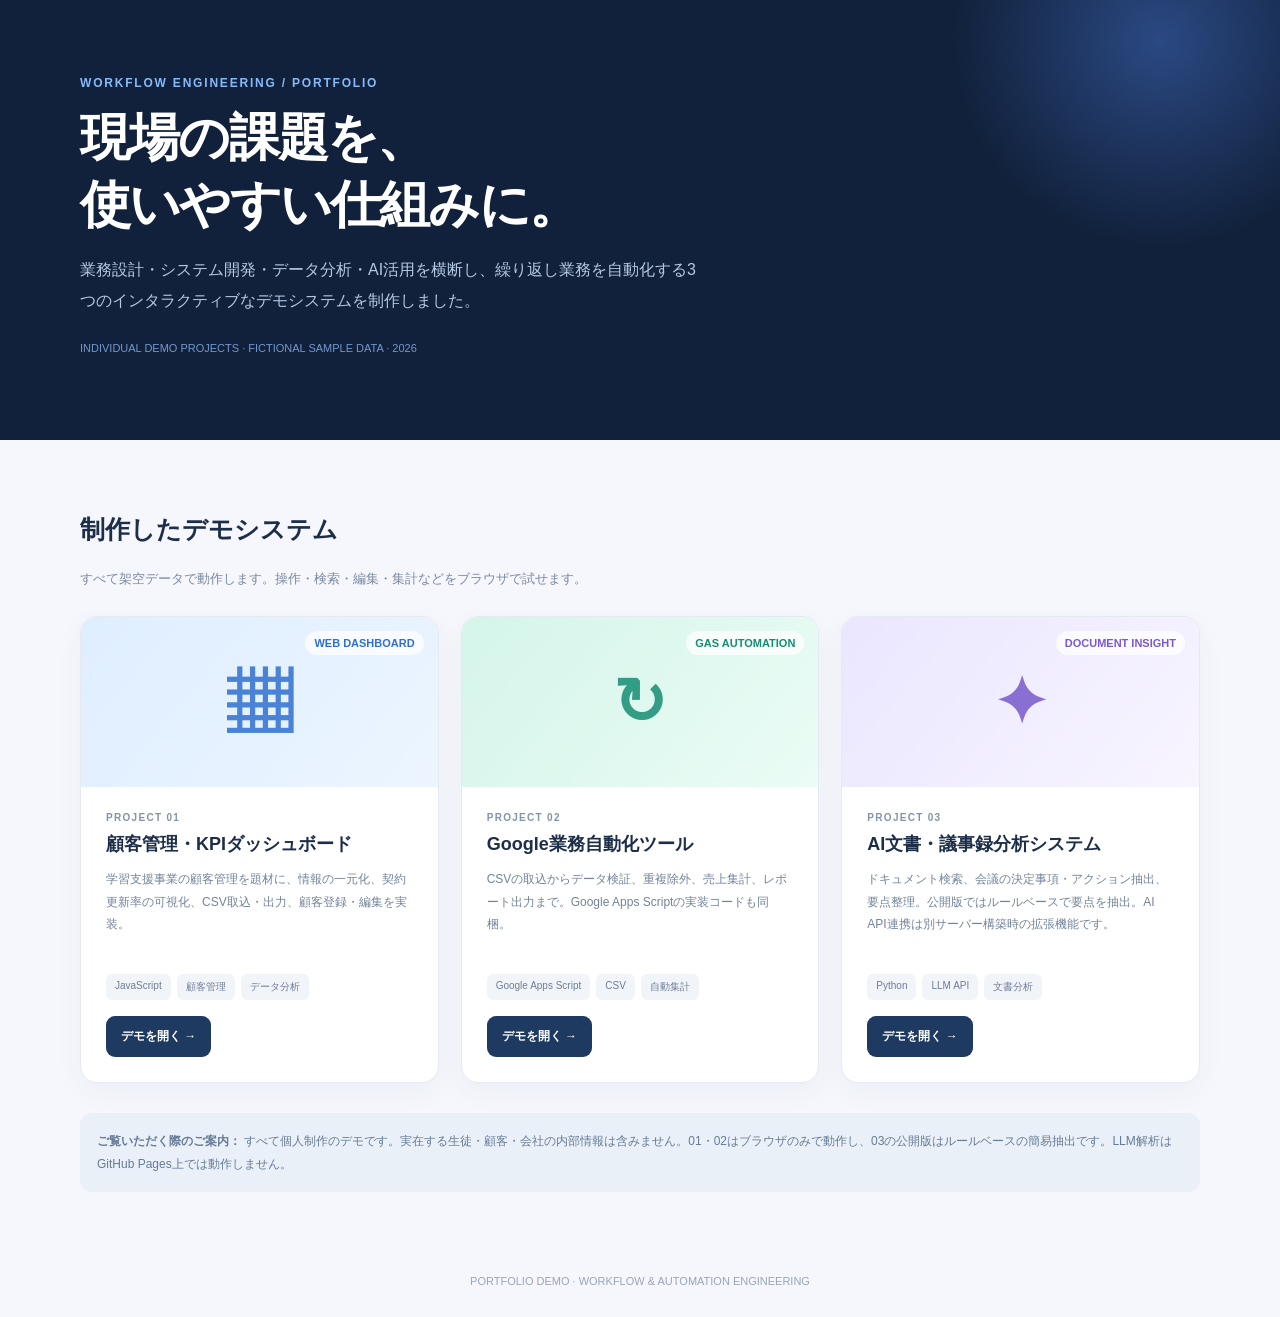
<file: index.html>
<!doctype html><html lang="ja"><head><meta charset="utf-8"><meta name="viewport" content="width=device-width,initial-scale=1"><title>業務改善ポートフォリオ | デモシステム3選</title><style>
*{box-sizing:border-box}body{margin:0;font-family:-apple-system,BlinkMacSystemFont,'Yu Gothic',Meiryo,sans-serif;background:#f5f7fc;color:#1d2e49}a{text-decoration:none;color:inherit}.hero{background:#11213b;color:white;padding:76px max(6vw,25px) 86px;position:relative;overflow:hidden}.hero:before{content:'';width:420px;height:420px;position:absolute;right:-90px;top:-170px;background:radial-gradient(circle,#375ca6aa,transparent 70%)}.wrap{max-width:1120px;margin:auto;position:relative}.tag{font-size:12px;color:#85bafa;font-weight:800;letter-spacing:.15em}.hero h1{font-size:clamp(31px,4vw,53px);line-height:1.3;letter-spacing:-1.8px;margin:15px 0}.hero p{max-width:620px;color:#b5c9e4;line-height:1.95}.mini{font-size:11px;color:#7597cc;margin-top:25px}.section{padding:53px max(6vw,25px)}.section h2{font-size:25px}.lead{color:#7b89a0;line-height:1.8;font-size:13px;margin-top:10px;margin-bottom:26px}.cards{display:grid;grid-template-columns:repeat(3,1fr);gap:22px}.card{border:1px solid #e5eaf2;border-radius:17px;background:white;overflow:hidden;box-shadow:0 9px 28px #233c610c;transition:.15s}.card:hover{transform:translateY(-3px);box-shadow:0 14px 32px #233c6124}.cover{height:170px;display:grid;place-items:center;position:relative;overflow:hidden}.cover b{font-size:64px;opacity:.85}.cover span{position:absolute;right:14px;top:14px;border-radius:20px;padding:6px 9px;background:#ffffffbb;font-size:11px;font-weight:800}.blue{background:linear-gradient(130deg,#dfeeff,#ecf5ff);color:#2e6fd0}.green{background:linear-gradient(130deg,#d5f5ea,#eafcf5);color:#168d73}.purple{background:linear-gradient(130deg,#eae6ff,#f8f5ff);color:#795acb}.body{padding:25px}.num{font-size:10px;letter-spacing:.13em;color:#8293ad;font-weight:900}.body h3{font-size:18px;margin:9px 0}.body p{font-size:12px;color:#73839a;line-height:1.85;min-height:86px}.btn{display:inline-flex;background:#1e3a60;color:white;border-radius:9px;padding:12px 15px;margin-top:16px;font-size:12px;font-weight:800}.labels{display:flex;gap:6px;flex-wrap:wrap;margin-top:20px}.labels span{font-size:10px;background:#f1f4f9;padding:6px 9px;color:#6d7e96;border-radius:6px}.note{margin-top:30px;background:#eaf0f8;padding:17px;border-radius:12px;font-size:12px;color:#677b95;line-height:1.85}footer{text-align:center;padding:30px;color:#97a5b9;font-size:11px}@media(max-width:800px){.cards{grid-template-columns:1fr}.body p{min-height:auto}.hero{padding-top:44px;padding-bottom:52px}}
</style></head><body><section class="hero"><div class="wrap"><div class="tag">WORKFLOW ENGINEERING / PORTFOLIO</div><h1>現場の課題を、<br>使いやすい仕組みに。</h1><p>業務設計・システム開発・データ分析・AI活用を横断し、繰り返し業務を自動化する3つのインタラクティブなデモシステムを制作しました。</p><div class="mini">INDIVIDUAL DEMO PROJECTS · FICTIONAL SAMPLE DATA · 2026</div></div></section><section class="section"><div class="wrap"><h2>制作したデモシステム</h2><p class="lead">すべて架空データで動作します。操作・検索・編集・集計などをブラウザで試せます。</p><div class="cards"><a class="card" href="01-crm/index.html"><div class="cover blue"><b>▦</b><span>WEB DASHBOARD</span></div><div class="body"><div class="num">PROJECT 01</div><h3>顧客管理・KPIダッシュボード</h3><p>学習支援事業の顧客管理を題材に、情報の一元化、契約更新率の可視化、CSV取込・出力、顧客登録・編集を実装。</p><div class="labels"><span>JavaScript</span><span>顧客管理</span><span>データ分析</span></div><div class="btn">デモを開く →</div></div></a><a class="card" href="02-gas/index.html"><div class="cover green"><b>↻</b><span>GAS AUTOMATION</span></div><div class="body"><div class="num">PROJECT 02</div><h3>Google業務自動化ツール</h3><p>CSVの取込からデータ検証、重複除外、売上集計、レポート出力まで。Google Apps Scriptの実装コードも同梱。</p><div class="labels"><span>Google Apps Script</span><span>CSV</span><span>自動集計</span></div><div class="btn">デモを開く →</div></div></a><a class="card" href="03-doc-ai/index.html"><div class="cover purple"><b>✦</b><span>DOCUMENT INSIGHT</span></div><div class="body"><div class="num">PROJECT 03</div><h3>AI文書・議事録分析システム</h3><p>ドキュメント検索、会議の決定事項・アクション抽出、要点整理。公開版ではルールベースで要点を抽出。AI API連携は別サーバー構築時の拡張機能です。</p><div class="labels"><span>Python</span><span>LLM API</span><span>文書分析</span></div><div class="btn">デモを開く →</div></div></a></div><div class="note"><b>ご覧いただく際のご案内：</b> すべて個人制作のデモです。実在する生徒・顧客・会社の内部情報は含みません。01・02はブラウザのみで動作し、03の公開版はルールベースの簡易抽出です。LLM解析はGitHub Pages上では動作しません。</div></div></section><footer>PORTFOLIO DEMO · WORKFLOW & AUTOMATION ENGINEERING</footer></body></html>
</file>
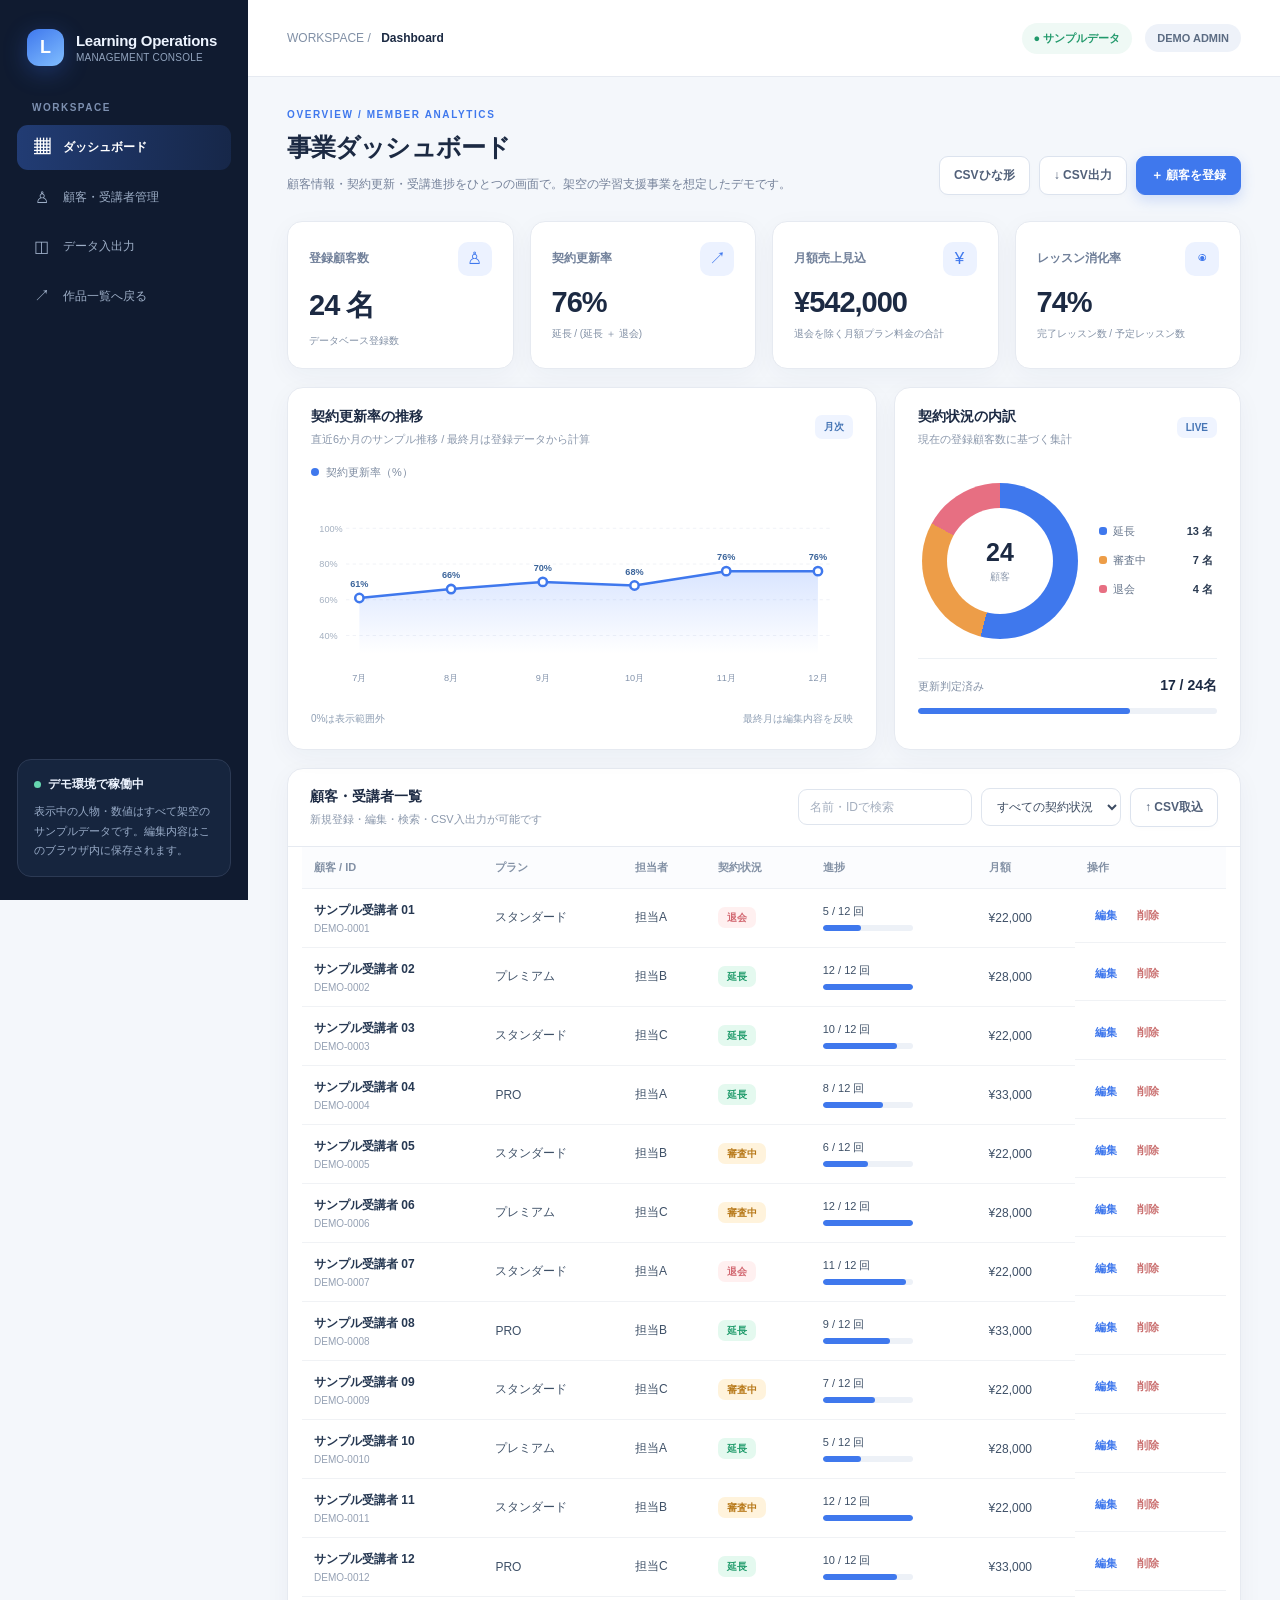
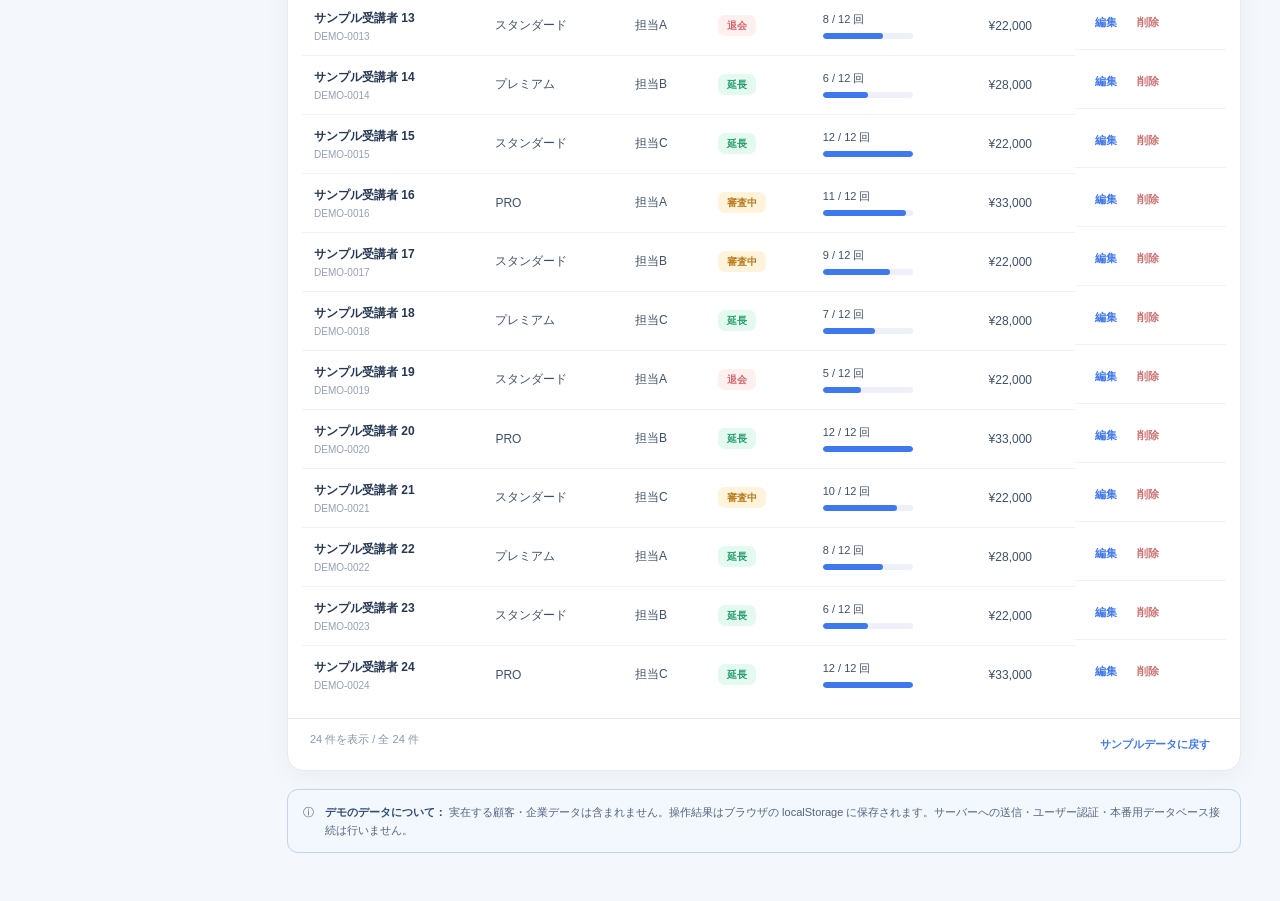
<file: 01-crm/index.html>
<!doctype html><html lang="ja"><head><meta charset="utf-8"><meta name="viewport" content="width=device-width,initial-scale=1"><title>顧客管理・KPI | Learning Operations</title><link rel="stylesheet" href="../assets/styles.css"><style>:root{--accent:#3f78ed;--accent-soft:#ecf2ff}</style></head><body><div class="app-shell">
<aside class="sidebar"><div class="brand"><div class="logo">L</div><div><div class="brand-title">Learning Operations</div><div class="brand-sub">MANAGEMENT CONSOLE</div></div></div><div class="side-label">WORKSPACE</div><nav class="side-nav"><a class="navlink active" href="#dashboard"><span class="navicon">▦</span>ダッシュボード</a><a class="navlink" href="#members"><span class="navicon">♙</span>顧客・受講者管理</a><a class="navlink" href="#members"><span class="navicon">◫</span>データ入出力</a><a class="navlink" href="../index.html"><span class="navicon">↗</span>作品一覧へ戻る</a></nav><div class="sidebar-note"><strong><span class="demo-dot"></span>デモ環境で稼働中</strong><p>表示中の人物・数値はすべて架空のサンプルデータです。編集内容はこのブラウザ内に保存されます。</p></div></aside>
<div class="main"><header class="topbar"><div class="crumbs">WORKSPACE / <b>Dashboard</b></div><div class="top-actions"><span class="status-pill">● サンプルデータ</span><span class="avatar-label">DEMO ADMIN</span></div></header><main class="main-inner" id="dashboard"><div class="heading-row"><div><div class="eyebrow">OVERVIEW / MEMBER ANALYTICS</div><h1 class="page-title">事業ダッシュボード</h1><p class="page-desc">顧客情報・契約更新・受講進捗をひとつの画面で。架空の学習支援事業を想定したデモです。</p></div><div class="action-group"><button class="btn" id="csvTemplate">CSVひな形</button><button class="btn" id="exportCSV">↓ CSV出力</button><button class="btn primary" id="newMember">＋ 顧客を登録</button></div></div>
<section class="stat-grid"><div class="stat-card"><div class="stat-top"><span class="stat-label">登録顧客数</span><span class="stat-ico">♙</span></div><div class="stat-value" id="statTotal">—</div><div class="stat-foot">データベース登録数</div></div><div class="stat-card"><div class="stat-top"><span class="stat-label">契約更新率</span><span class="stat-ico">↗</span></div><div class="stat-value" id="statRenew">—</div><div class="stat-foot">延長 / (延長 ＋ 退会)</div></div><div class="stat-card"><div class="stat-top"><span class="stat-label">月額売上見込</span><span class="stat-ico">¥</span></div><div class="stat-value" id="statRevenue">—</div><div class="stat-foot">退会を除く月額プラン料金の合計</div></div><div class="stat-card"><div class="stat-top"><span class="stat-label">レッスン消化率</span><span class="stat-ico">◉</span></div><div class="stat-value" id="statLesson">—</div><div class="stat-foot">完了レッスン数 / 予定レッスン数</div></div></section>
<section class="content-grid"><div class="card"><div class="card-head"><div><h2 class="card-title">契約更新率の推移</h2><div class="card-sub">直近6か月のサンプル推移 / 最終月は登録データから計算</div></div><span class="mini-tag">月次</span></div><div class="card-body"><div class="legend"><span class="legend-dot"></span>契約更新率（%）</div><svg class="chart-svg" id="trendChart" viewBox="0 0 650 230" role="img" aria-label="契約更新率推移グラフ"></svg><div class="chart-foot"><span>0%は表示範囲外</span><span>最終月は編集内容を反映</span></div></div></div><div class="card"><div class="card-head"><div><h2 class="card-title">契約状況の内訳</h2><div class="card-sub">現在の登録顧客数に基づく集計</div></div><span class="mini-tag">LIVE</span></div><div class="card-body"><div class="donut-area"><div class="donut" id="statusDonut"><div class="donut-center"><strong id="donutTotal">—</strong><small>顧客</small></div></div><div class="donut-list" id="donutLabels"></div></div><div style="border-top:1px solid #edf1f5;margin-top:7px;padding-top:18px"><div class="metric-tiny"><span class="section-caption">更新判定済み</span><strong id="completedCount">—</strong></div><div class="bar-track"><div class="bar-fill" id="completionBar"></div></div></div></div></div></section>
<section class="card" id="members"><div class="table-controls"><div><h2 class="card-title">顧客・受講者一覧</h2><div class="card-sub">新規登録・編集・検索・CSV入出力が可能です</div></div><div class="table-filter"><input id="search" class="input" placeholder="名前・IDで検索" aria-label="名前またはIDで検索"><select id="statusFilter" class="select"><option value="">すべての契約状況</option><option value="延長">延長</option><option value="審査中">審査中</option><option value="退会">退会</option></select><label class="btn" for="importCSV">↑ CSV取込<input hidden type="file" accept=".csv,text/csv" id="importCSV"></label></div></div><div class="table-wrap"><table class="table"><thead><tr><th>顧客 / ID</th><th>プラン</th><th>担当者</th><th>契約状況</th><th>進捗</th><th>月額</th><th>操作</th></tr></thead><tbody id="memberRows"></tbody></table></div><div style="padding:12px 22px;border-top:1px solid var(--border);display:flex;justify-content:space-between;gap:10px"><span id="rowCount" class="hint"></span><button class="text-btn" id="resetBtn">サンプルデータに戻す</button></div></section><div class="banner-info" style="margin-top:18px"><span>ⓘ</span><div><strong>デモのデータについて：</strong> 実在する顧客・企業データは含まれません。操作結果はブラウザの localStorage に保存されます。サーバーへの送信・ユーザー認証・本番用データベース接続は行いません。</div></div></main></div></div>
<div class="modal-backdrop" id="memberModal" role="presentation"><div class="modal" role="dialog" aria-modal="true" aria-labelledby="modalTitle"><div class="modal-head"><h2 class="card-title" id="modalTitle">顧客を登録</h2><button class="btn ghost" id="closeModal" aria-label="閉じる">✕</button></div><form id="memberForm"><div class="modal-body"><div class="form-grid"><div class="field"><label for="fieldName">表示名</label><input class="input" id="fieldName" maxlength="60" required placeholder="デモ顧客 25"></div><div class="field"><label for="fieldPlan">プラン</label><select class="select" id="fieldPlan"><option>スタンダード</option><option>プレミアム</option><option>PRO</option></select></div><div class="field"><label for="fieldOwner">担当者</label><select class="select" id="fieldOwner"><option>担当A</option><option>担当B</option><option>担当C</option></select></div><div class="field"><label for="fieldStatus">契約状況</label><select class="select" id="fieldStatus"><option>審査中</option><option>延長</option><option>退会</option></select></div><div class="field"><label for="fieldDone">完了レッスン数</label><input class="input" id="fieldDone" type="number" min="0" max="48" value="0" required></div><div class="field"><label for="fieldTotal">予定レッスン数</label><input class="input" id="fieldTotal" type="number" min="1" max="48" value="12" required></div><div class="field full"><label for="fieldFee">月額料金（円）</label><input class="input" id="fieldFee" type="number" min="0" max="10000000" step="1000" value="22000" required></div></div></div><div class="modal-foot"><button class="btn" type="button" id="cancelModal">キャンセル</button><button class="btn primary" type="submit">保存する</button></div></form></div></div><script src="../assets/common.js"></script><script src="app.js"></script></body></html>
</file>
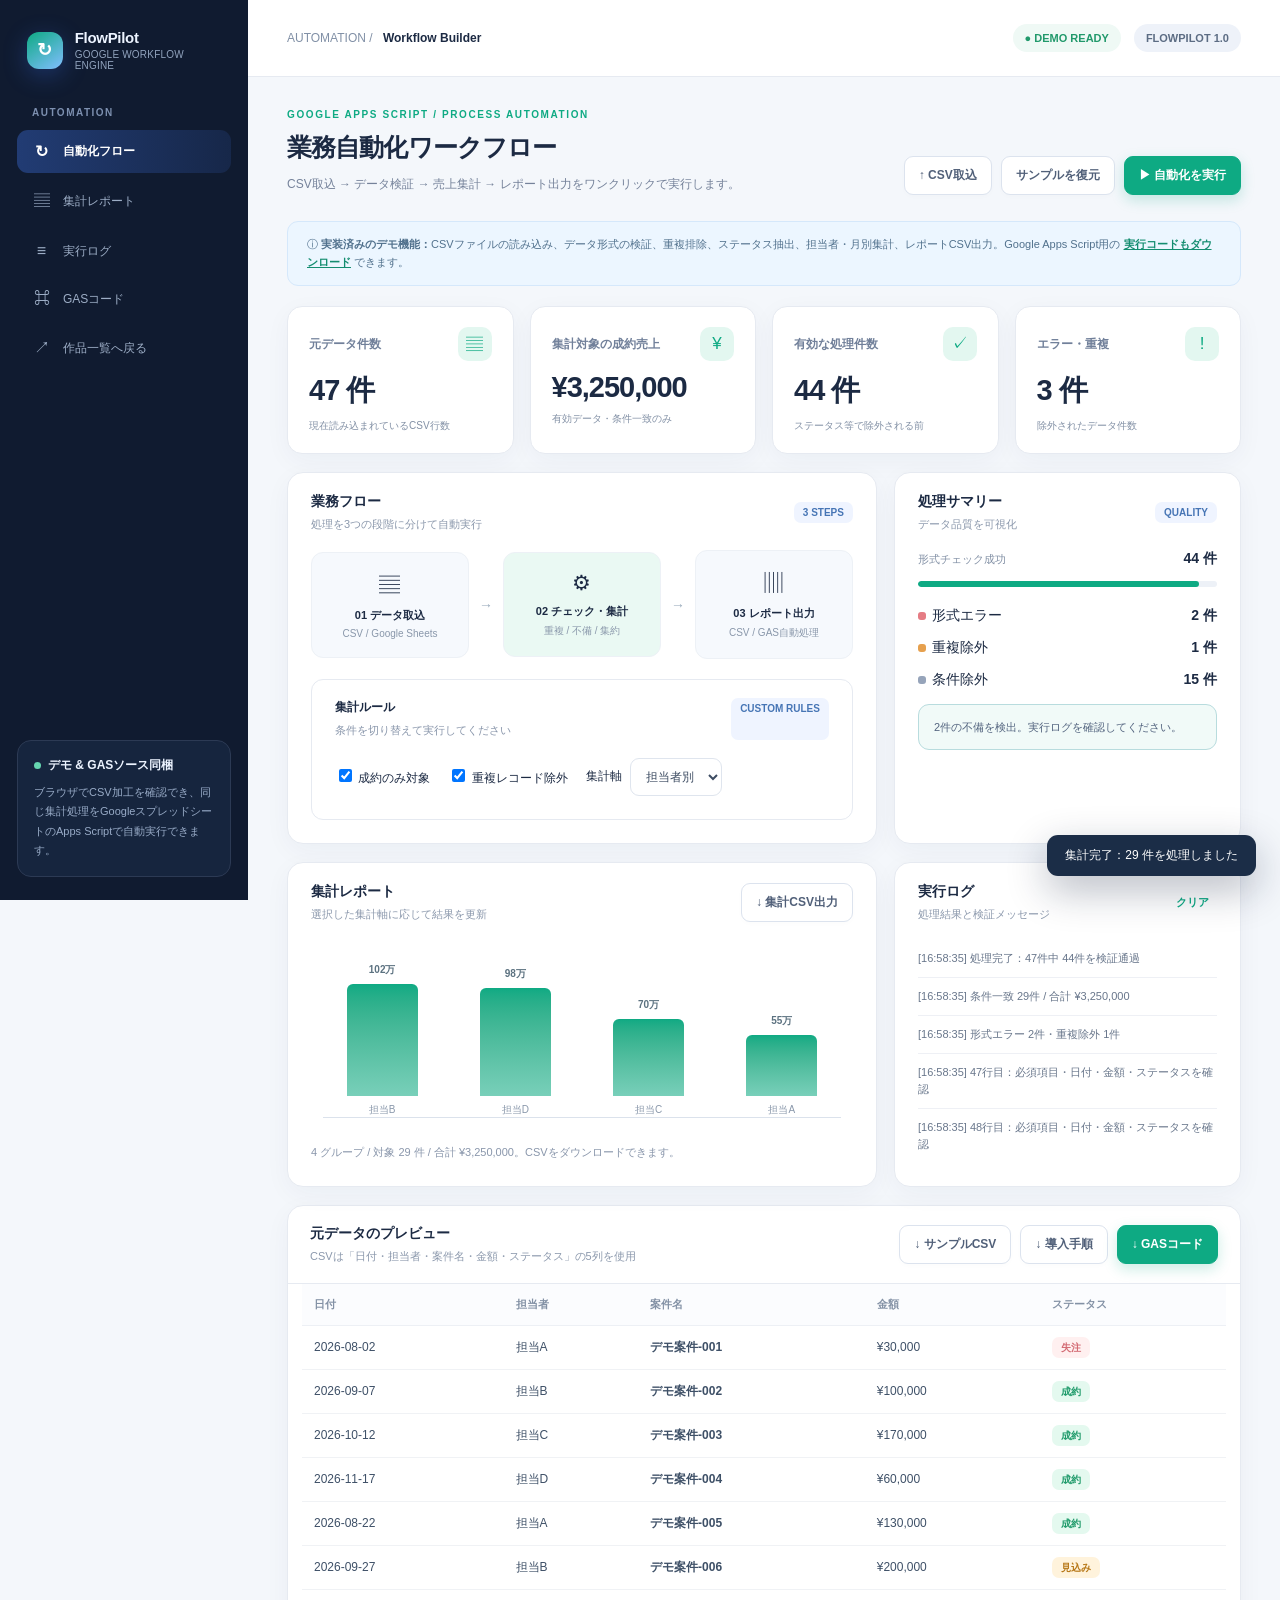
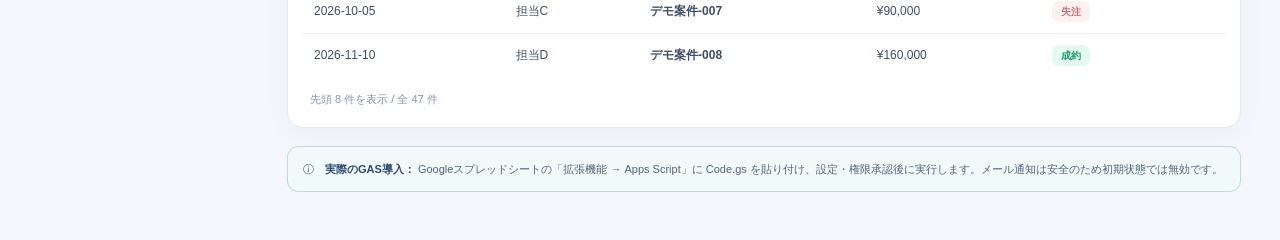
<file: 02-gas/index.html>
<!doctype html><html lang="ja"><head><meta charset="utf-8"><meta name="viewport" content="width=device-width,initial-scale=1"><title>GAS業務自動化 | FlowPilot</title><link rel="stylesheet" href="../assets/styles.css"><style>:root{--accent:#0eaa83;--accent-soft:#e3f7f0}.log-line b{color:#2c4956}.step-box:nth-child(3){background:#eaf9f3}.chip-row{margin-top:8px}</style></head><body><div class="app-shell"><aside class="sidebar"><div class="brand"><div class="logo">↻</div><div><div class="brand-title">FlowPilot</div><div class="brand-sub">GOOGLE WORKFLOW ENGINE</div></div></div><div class="side-label">AUTOMATION</div><nav class="side-nav"><a class="navlink active" href="#workflow"><span class="navicon">↻</span>自動化フロー</a><a class="navlink" href="#results"><span class="navicon">▤</span>集計レポート</a><a class="navlink" href="#logs"><span class="navicon">≡</span>実行ログ</a><a class="navlink" href="Code.gs" download><span class="navicon">⌘</span>GASコード</a><a class="navlink" href="../index.html"><span class="navicon">↗</span>作品一覧へ戻る</a></nav><div class="sidebar-note"><strong><span class="demo-dot"></span>デモ & GASソース同梱</strong><p>ブラウザでCSV加工を確認でき、同じ集計処理をGoogleスプレッドシートのApps Scriptで自動実行できます。</p></div></aside><div class="main"><header class="topbar"><div class="crumbs">AUTOMATION / <b>Workflow Builder</b></div><div class="top-actions"><span class="status-pill">● DEMO READY</span><span class="avatar-label">FLOWPILOT 1.0</span></div></header><main class="main-inner" id="workflow"><div class="heading-row"><div><div class="eyebrow">GOOGLE APPS SCRIPT / PROCESS AUTOMATION</div><h1 class="page-title">業務自動化ワークフロー</h1><p class="page-desc">CSV取込 → データ検証 → 売上集計 → レポート出力をワンクリックで実行します。</p></div><div class="action-group"><label class="btn" for="uploadCSV">↑ CSV取込<input hidden type="file" id="uploadCSV" accept=".csv,text/csv"></label><button class="btn" id="restore">サンプルを復元</button><button class="btn primary" id="runBtn">▶ 自動化を実行</button></div></div><div class="top-banner">ⓘ <b>実装済みのデモ機能：</b>CSVファイルの読み込み、データ形式の検証、重複排除、ステータス抽出、担当者・月別集計、レポートCSV出力。Google Apps Script用の <a href="Code.gs" download style="color:#148d70;font-weight:800;text-decoration:underline">実行コードもダウンロード</a> できます。</div>
<section class="stat-grid"><div class="stat-card"><div class="stat-top"><span class="stat-label">元データ件数</span><span class="stat-ico">▤</span></div><div class="stat-value" id="statRows">—</div><div class="stat-foot">現在読み込まれているCSV行数</div></div><div class="stat-card"><div class="stat-top"><span class="stat-label"><span id="statSalesLabel">集計対象の成約売上</span></span><span class="stat-ico">¥</span></div><div class="stat-value" id="statSales">—</div><div class="stat-foot">有効データ・条件一致のみ</div></div><div class="stat-card"><div class="stat-top"><span class="stat-label">有効な処理件数</span><span class="stat-ico">✓</span></div><div class="stat-value" id="statValid">—</div><div class="stat-foot">ステータス等で除外される前</div></div><div class="stat-card"><div class="stat-top"><span class="stat-label">エラー・重複</span><span class="stat-ico">!</span></div><div class="stat-value" id="statErrors">—</div><div class="stat-foot">除外されたデータ件数</div></div></section>
<section class="content-grid"><div class="card"><div class="card-head"><div><h2 class="card-title">業務フロー</h2><div class="card-sub">処理を3つの段階に分けて自動実行</div></div><span class="mini-tag">3 STEPS</span></div><div class="card-body"><div class="step-flow"><div class="step-box"><span class="em">▤</span><strong>01 データ取込</strong><small>CSV / Google Sheets</small></div><span style="color:#9bacbd">→</span><div class="step-box"><span class="em">⚙</span><strong>02 チェック・集計</strong><small>重複 / 不備 / 集約</small></div><span style="color:#9bacbd">→</span><div class="step-box"><span class="em">▥</span><strong>03 レポート出力</strong><small>CSV / GAS自動処理</small></div></div><div class="card" style="box-shadow:none;margin-top:20px;border-radius:12px"><div class="card-body"><div style="display:flex;justify-content:space-between;gap:10px;flex-wrap:wrap"><div><strong style="font-size:12px">集計ルール</strong><p class="hint" style="margin-top:6px">条件を切り替えて実行してください</p></div><span class="mini-tag">CUSTOM RULES</span></div><div style="display:flex;align-items:center;gap:18px;margin-top:18px;flex-wrap:wrap"><label style="font-size:12px"><input type="checkbox" id="closedOnly" checked> 成約のみ対象</label><label style="font-size:12px"><input type="checkbox" id="dedupe" checked> 重複レコード除外</label><label style="display:flex;align-items:center;gap:8px;font-size:12px">集計軸 <select id="groupBy" class="select"><option value="owner">担当者別</option><option value="month">月別</option></select></label></div></div></div></div></div><div class="card"><div class="card-head"><div><h2 class="card-title">処理サマリー</h2><div class="card-sub">データ品質を可視化</div></div><span class="mini-tag">QUALITY</span></div><div class="card-body" id="quality"><div class="empty">「自動化を実行」で集計されます</div></div></div></section>
<section class="content-grid" id="results"><div class="card"><div class="card-head"><div><h2 class="card-title">集計レポート</h2><div class="card-sub">選択した集計軸に応じて結果を更新</div></div><button class="btn" id="downloadReport" disabled>↓ 集計CSV出力</button></div><div class="card-body"><div class="bar-chart" id="barChart"></div><div class="hint" style="margin-top:26px" id="resultHint">自動化実行後にグラフが表示されます。</div></div></div><div class="card" id="logs"><div class="card-head"><div><h2 class="card-title">実行ログ</h2><div class="card-sub">処理結果と検証メッセージ</div></div><button class="text-btn" id="clearLogs">クリア</button></div><div class="card-body" id="logLines" style="max-height:280px;overflow:auto"><div class="hint">まだ処理ログがありません。</div></div></div></section>
<section class="card"><div class="table-controls"><div><h2 class="card-title">元データのプレビュー</h2><p class="card-sub">CSVは「日付・担当者・案件名・金額・ステータス」の5列を使用</p></div><div class="action-group"><a class="btn" href="sample_sales.csv" download>↓ サンプルCSV</a><a class="btn" href="README_GAS.md" download>↓ 導入手順</a><a class="btn primary" href="Code.gs" download>↓ GASコード</a></div></div><div class="table-wrap"><table class="table"><thead><tr><th>日付</th><th>担当者</th><th>案件名</th><th>金額</th><th>ステータス</th></tr></thead><tbody id="previewRows"></tbody></table></div><div class="hint" id="previewCount" style="padding:0 22px 18px"></div></section><div class="banner-info" style="margin-top:18px"><span>ⓘ</span><div><strong>実際のGAS導入：</strong> Googleスプレッドシートの「拡張機能 → Apps Script」に Code.gs を貼り付け、設定・権限承認後に実行します。メール通知は安全のため初期状態では無効です。</div></div></main></div></div><script src="../assets/common.js"></script><script src="app.js"></script></body></html>
</file>
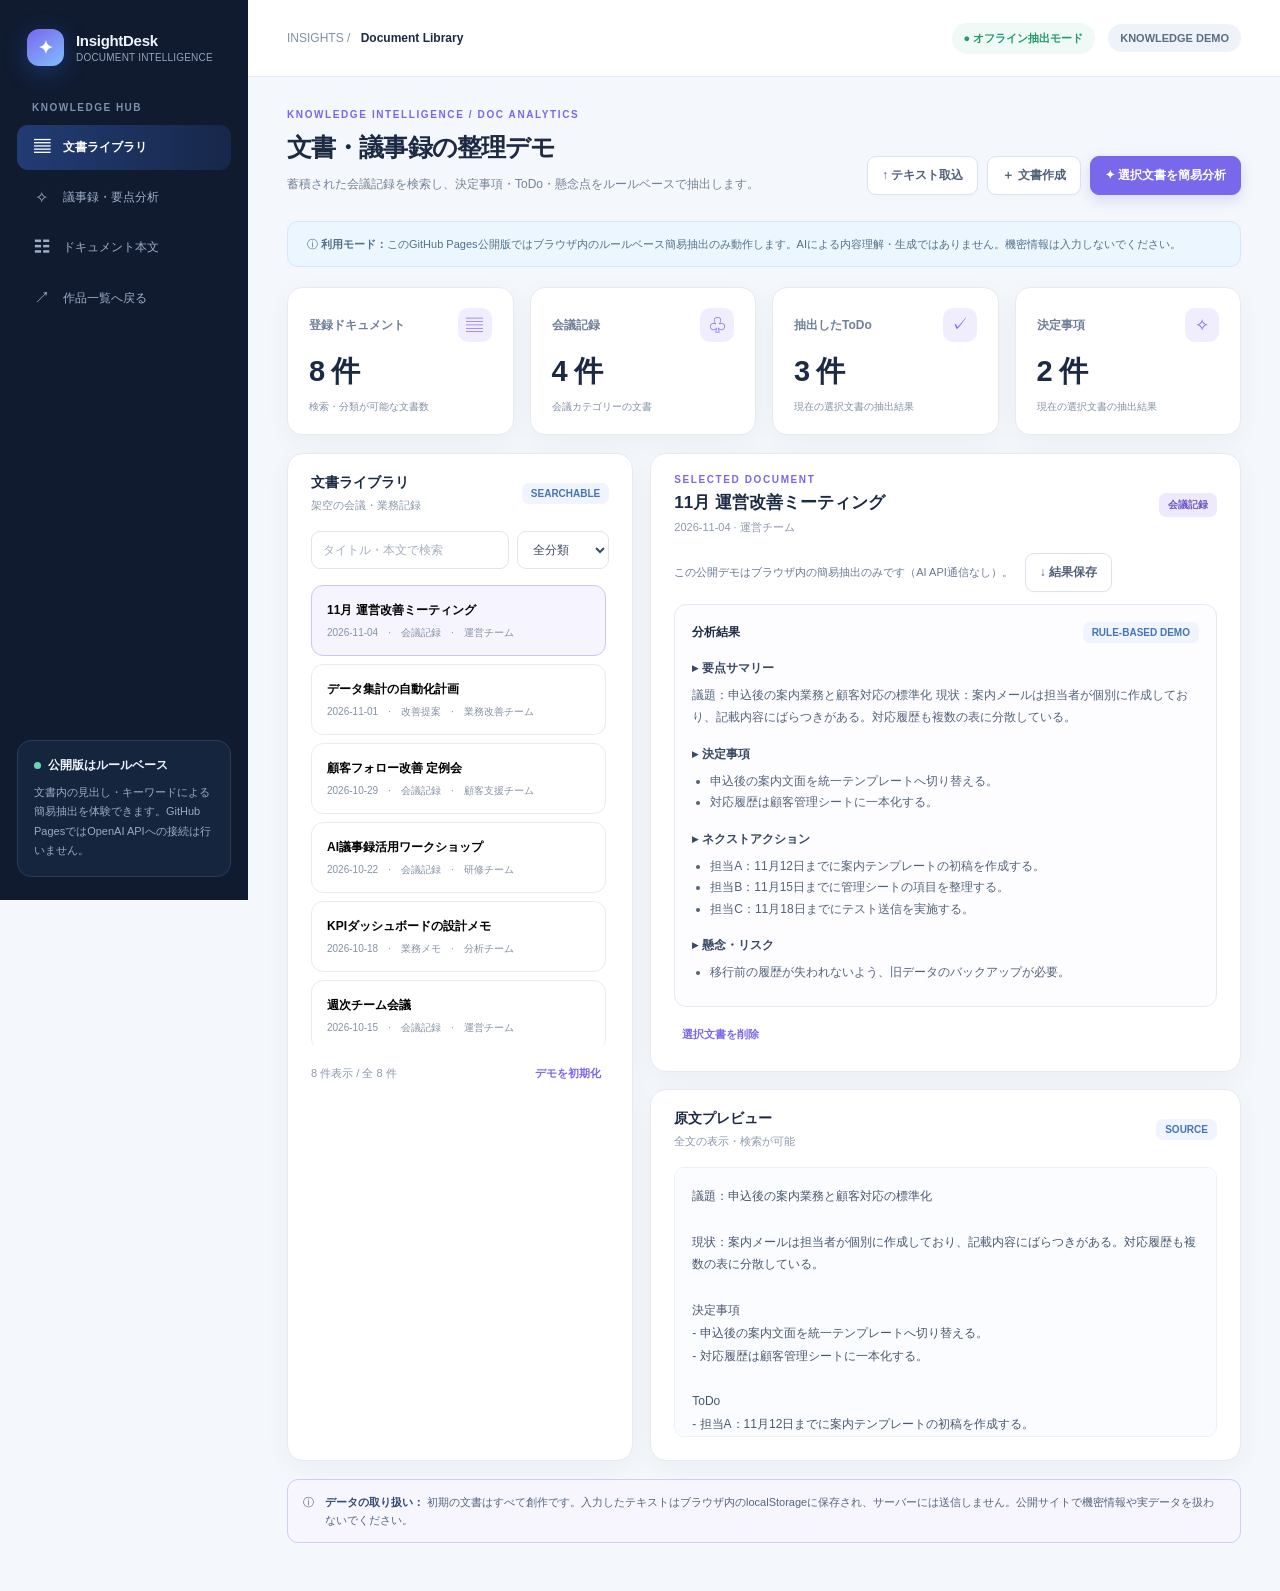
<file: 03-doc-ai/index.html>
<!doctype html><html lang="ja"><head><meta charset="utf-8"><meta name="viewport" content="width=device-width,initial-scale=1"><title>文書・議事録整理デモ（ルールベース） | InsightDesk</title><link rel="stylesheet" href="../assets/styles.css"><style>:root{--accent:#7967ec;--accent-soft:#f0edff}.doc-item.active{background:#f6f4ff}.stat-ico{color:#7967ec}.pill.purple{background:#eeeafb;color:#6f58c5}.result-box{border:1px solid #e8e7f5;border-radius:12px;padding:17px;background:#fdfcff;margin-top:12px}.analysis-actions{display:flex;align-items:center;gap:12px;flex-wrap:wrap}.scroll-area{max-height:360px;overflow:auto}</style></head><body><div class="app-shell"><aside class="sidebar"><div class="brand"><div class="logo">✦</div><div><div class="brand-title">InsightDesk</div><div class="brand-sub">DOCUMENT INTELLIGENCE</div></div></div><div class="side-label">KNOWLEDGE HUB</div><nav class="side-nav"><a class="navlink active" href="#library"><span class="navicon">▤</span>文書ライブラリ</a><a class="navlink" href="#analysis"><span class="navicon">✧</span>議事録・要点分析</a><a class="navlink" href="#document"><span class="navicon">☷</span>ドキュメント本文</a><a class="navlink" href="../index.html"><span class="navicon">↗</span>作品一覧へ戻る</a></nav><div class="sidebar-note"><strong><span class="demo-dot"></span>公開版はルールベース</strong><p>文書内の見出し・キーワードによる簡易抽出を体験できます。GitHub PagesではOpenAI APIへの接続は行いません。</p></div></aside><div class="main"><header class="topbar"><div class="crumbs">INSIGHTS / <b>Document Library</b></div><div class="top-actions"><span class="status-pill" id="aiStatus">● オフライン抽出モード</span><span class="avatar-label">KNOWLEDGE DEMO</span></div></header><main class="main-inner" id="library"><div class="heading-row"><div><div class="eyebrow">KNOWLEDGE INTELLIGENCE / DOC ANALYTICS</div><h1 class="page-title">文書・議事録の整理デモ</h1><p class="page-desc">蓄積された会議記録を検索し、決定事項・ToDo・懸念点をルールベースで抽出します。</p></div><div class="action-group"><label class="btn" for="uploadText">↑ テキスト取込<input hidden id="uploadText" type="file" accept=".txt,.md,.csv,text/plain,text/markdown,text/csv" multiple></label><button class="btn" id="newDoc">＋ 文書作成</button><button class="btn primary" id="analyzeBtn">✦ 選択文書を簡易分析</button></div></div><div class="top-banner">ⓘ <b>利用モード：</b>このGitHub Pages公開版ではブラウザ内のルールベース簡易抽出のみ動作します。AIによる内容理解・生成ではありません。機密情報は入力しないでください。</div>
<section class="stat-grid"><div class="stat-card"><div class="stat-top"><span class="stat-label">登録ドキュメント</span><span class="stat-ico">▤</span></div><div class="stat-value" id="sDocs">—</div><div class="stat-foot">検索・分類が可能な文書数</div></div><div class="stat-card"><div class="stat-top"><span class="stat-label">会議記録</span><span class="stat-ico">♧</span></div><div class="stat-value" id="sMeetings">—</div><div class="stat-foot">会議カテゴリーの文書</div></div><div class="stat-card"><div class="stat-top"><span class="stat-label">抽出したToDo</span><span class="stat-ico">✓</span></div><div class="stat-value" id="sTasks">—</div><div class="stat-foot">現在の選択文書の抽出結果</div></div><div class="stat-card"><div class="stat-top"><span class="stat-label">決定事項</span><span class="stat-ico">✧</span></div><div class="stat-value" id="sDecisions">—</div><div class="stat-foot">現在の選択文書の抽出結果</div></div></section>
<section class="detail-grid"><div class="card"><div class="card-head"><div><h2 class="card-title">文書ライブラリ</h2><div class="card-sub">架空の会議・業務記録</div></div><span class="mini-tag">SEARCHABLE</span></div><div class="card-body"><div style="display:flex;gap:8px;margin-bottom:16px"><input id="docSearch" class="input" style="flex:1;min-width:0" placeholder="タイトル・本文で検索"><select id="docFilter" class="select" style="max-width:125px"><option value="">全分類</option><option>会議記録</option><option>業務メモ</option><option>改善提案</option><option>その他</option></select></div><div class="doc-list" id="docList"></div><div style="display:flex;justify-content:space-between;align-items:center;margin-top:15px"><span class="hint" id="docCount"></span><button class="text-btn red" id="resetDocs">デモを初期化</button></div></div></div>
<div id="analysis"><div class="card" style="margin-bottom:17px"><div class="card-head"><div><div class="eyebrow" style="margin-bottom:6px">SELECTED DOCUMENT</div><h2 class="card-title" style="font-size:17px" id="selectedTitle">—</h2><div class="card-sub" id="selectedMeta">—</div></div><span class="pill purple" id="typeBadge">会議記録</span></div><div class="card-body"><div class="analysis-actions"><span style="font-size:11px;color:#687995">この公開デモはブラウザ内の簡易抽出のみです（AI API通信なし）。</span><button class="btn" id="saveSummary" disabled>↓ 結果保存</button></div><div class="result-box"><div style="display:flex;align-items:center;justify-content:space-between;gap:10px"><strong style="font-size:12px">分析結果</strong><span class="mini-tag" id="modeBadge">RULE BASED</span></div><div class="ai-result" id="analysisResult"><div class="empty">文書を選択して分析してください</div></div></div><div style="margin-top:14px"><button class="text-btn red" id="deleteDoc">選択文書を削除</button></div></div></div><div class="card" id="document"><div class="card-head"><div><h2 class="card-title">原文プレビュー</h2><div class="card-sub">全文の表示・検索が可能</div></div><span class="mini-tag">SOURCE</span></div><div class="card-body"><div class="doc-editor" id="sourceContent">—</div></div></div></div></section><div class="banner-info" style="margin-top:18px"><span>ⓘ</span><div><strong>データの取り扱い：</strong> 初期の文書はすべて創作です。入力したテキストはブラウザ内のlocalStorageに保存され、サーバーには送信しません。公開サイトで機密情報や実データを扱わないでください。</div></div></main></div></div>
<div class="modal-backdrop" id="newModal"><div class="modal" role="dialog" aria-modal="true"><div class="modal-head"><h2 class="card-title">新しい文書を作成</h2><button class="btn ghost" id="closeNew">✕</button></div><form id="newForm"><div class="modal-body"><div class="field"><label for="newTitle">タイトル</label><input class="input" id="newTitle" required maxlength="100" placeholder="業務改善ミーティング"></div><div class="field" style="margin-top:17px"><label for="newType">分類</label><select class="select" id="newType"><option>会議記録</option><option>業務メモ</option><option>改善提案</option><option>その他</option></select></div><div class="field" style="margin-top:17px"><label for="newContent">本文</label><textarea class="textarea" id="newContent" rows="9" required maxlength="25000" placeholder="議題：...\n決定事項：...\nToDo：...\n懸念点：..."></textarea></div></div><div class="modal-foot"><button class="btn" type="button" id="cancelNew">キャンセル</button><button class="btn primary" type="submit">文書を追加</button></div></form></div></div><script src="../assets/common.js"></script><script src="app.js"></script></body></html>
</file>
<file: assets/styles.css>
:root{--bg:#f4f7fb;--surface:#fff;--ink:#1c2a43;--muted:#75829a;--border:#e6eaf1;--accent:#3777ed;--accent-soft:#e9f1ff;--shadow:0 7px 26px rgba(29,49,88,.045);--sidebar:#101b30;--good:#14a579;--warn:#e99c34;--danger:#e16d75}
*{box-sizing:border-box}html,body{margin:0;min-height:100%;font-family:Inter,-apple-system,BlinkMacSystemFont,"Hiragino Kaku Gothic ProN","Yu Gothic",Meiryo,sans-serif;color:var(--ink);background:var(--bg);font-size:14px}button,input,select,textarea{font:inherit}button{cursor:pointer}a{color:inherit;text-decoration:none}h1,h2,h3,p{margin:0}svg{max-width:100%}
.app-shell{display:grid;grid-template-columns:248px minmax(0,1fr);min-height:100vh}.sidebar{background:var(--sidebar);color:#edf4ff;display:flex;flex-direction:column;padding:29px 17px 23px;position:sticky;top:0;height:100vh}.brand{display:flex;align-items:center;gap:12px;padding:0 10px 36px}.logo{height:37px;width:37px;background:linear-gradient(145deg,var(--accent),#81beff);border-radius:12px;display:grid;place-items:center;color:#fff;font-size:18px;font-weight:900;box-shadow:0 6px 24px rgba(61,116,244,.3)}.brand-title{font-size:15px;font-weight:800;letter-spacing:-.3px}.brand-sub{font-size:10px;color:#91a3bd;margin-top:3px;letter-spacing:.2px}.side-label{color:#7d90b0;font-size:10px;letter-spacing:.15em;font-weight:800;padding:0 15px;margin-bottom:12px}.side-nav{display:grid;gap:6px}.navlink{display:flex;align-items:center;gap:11px;padding:12px 14px;border-radius:11px;color:#9daec6;font-size:12px;transition:background .15s}.navlink:hover{background:#202e47;color:#fff}.navlink.active{background:linear-gradient(90deg,rgba(66,121,242,.35),rgba(66,121,242,.13));color:#fff;font-weight:700}.navicon{font-size:16px;width:21px;text-align:center}.sidebar-note{margin-top:auto;border:1px solid #2c3a54;background:#16253e;padding:16px;border-radius:14px}.sidebar-note strong{display:block;font-size:12px}.sidebar-note p{line-height:1.75;font-size:11px;color:#98abc7;margin-top:9px}.sidebar-note .demo-dot{display:inline-block;width:7px;height:7px;border-radius:50%;background:#65d6b0;margin-right:7px}.main{min-width:0}.topbar{height:77px;border-bottom:1px solid var(--border);background:#fff;display:flex;justify-content:space-between;align-items:center;padding:0 39px}.crumbs{color:#8190a6;font-size:12px}.crumbs b{color:var(--ink);margin-left:7px}.top-actions{display:flex;gap:13px;align-items:center}.status-pill,.avatar-label{display:inline-flex;align-items:center;gap:7px;padding:8px 12px;border-radius:20px;background:#eff9f5;color:#21996b;font-size:11px;font-weight:700}.avatar-label{background:#eef2f9;color:#5c6c83}.main-inner{padding:32px 39px 48px;max-width:1640px;margin:auto}.heading-row{display:flex;justify-content:space-between;align-items:flex-end;gap:22px;margin-bottom:26px}.eyebrow{font-size:10px;font-weight:900;letter-spacing:.16em;text-transform:uppercase;color:var(--accent);margin-bottom:9px}.page-title{font-size:25px;font-weight:850;letter-spacing:-.9px;line-height:1.45}.page-desc{margin-top:9px;color:var(--muted);font-size:12px;line-height:1.7}.action-group{display:flex;gap:9px;align-items:center;flex-wrap:wrap}.btn{border:1px solid #dce3ee;background:#fff;color:#516079;padding:10px 14px;border-radius:9px;font-size:12px;font-weight:700;display:inline-flex;align-items:center;justify-content:center;gap:7px;box-shadow:0 2px 5px rgba(0,0,0,.015);white-space:nowrap}.btn:hover{filter:brightness(.97)}.btn.primary{background:var(--accent);border-color:var(--accent);color:#fff;box-shadow:0 5px 14px color-mix(in srgb,var(--accent) 22%,transparent)}.btn.ghost{background:transparent;box-shadow:none}.btn.red{color:#c05b64}.btn:disabled{opacity:.45;cursor:not-allowed}.stat-grid{display:grid;grid-template-columns:repeat(4,minmax(0,1fr));gap:16px;margin-bottom:18px}.stat-card{background:#fff;border:1px solid var(--border);border-radius:15px;padding:20px 21px;min-height:132px;box-shadow:var(--shadow)}.stat-top{display:flex;align-items:center;justify-content:space-between;gap:10px}.stat-label{color:#71809a;font-size:12px;font-weight:700}.stat-ico{width:34px;height:34px;border-radius:10px;background:var(--accent-soft);display:grid;place-items:center;color:var(--accent);font-size:17px}.stat-value{font-size:29px;font-weight:850;letter-spacing:-1px;margin-top:10px;white-space:nowrap}.stat-foot{margin-top:8px;color:#8290a5;font-size:10px}.stat-foot .up{color:#1da67d;font-weight:800}.content-grid{display:grid;grid-template-columns:minmax(0,1.7fr) minmax(250px,1fr);gap:17px;margin-bottom:18px}.card{background:#fff;border:1px solid var(--border);border-radius:16px;box-shadow:var(--shadow);min-width:0}.card-head{padding:20px 23px 0;display:flex;justify-content:space-between;align-items:center;gap:14px}.card-title{font-weight:800;font-size:14px}.card-sub{font-size:11px;color:#8b98ac;margin-top:6px}.card-body{padding:18px 23px 23px}.mini-tag,.pill{padding:5px 9px;font-size:10px;font-weight:800;border-radius:7px;background:#eff4ff;color:#4675b5;white-space:nowrap}.pill.success{background:#e4f9ef;color:#209b6b}.pill.warning{background:#fff3dc;color:#b77818}.pill.danger{background:#fff0f0;color:#d36a73}.pill.neutral{background:#eef1f6;color:#708096}.table-wrap{overflow:auto;padding:0 14px 14px}.table{width:100%;border-collapse:collapse;white-space:nowrap;text-align:left}.table th{color:#8391a5;font-weight:750;font-size:11px;background:#fbfcfe;border-bottom:1px solid #edf0f5;padding:13px 12px}.table td{padding:13px 12px;border-bottom:1px solid #f0f2f5;font-size:12px;color:#3e5067}.table tr:last-child td{border-bottom:none}.table tbody tr:hover{background:#fbfcff}.cell-main{font-weight:750;color:#263852}.cell-sub{color:#95a1b4;font-size:10px;margin-top:4px}.table-actions{display:flex;gap:4px}.text-btn{color:var(--accent);background:none;border:0;padding:6px 8px;font-size:11px;font-weight:800}.table-filter{display:flex;gap:9px;align-items:center;flex-wrap:wrap}.input,.select{border:1px solid #dfe5ee;border-radius:9px;background:#fff;padding:10px 11px;font-size:12px;outline:0;color:#3d4c62;min-height:36px}.input:focus,.select:focus,textarea:focus{border-color:var(--accent);box-shadow:0 0 0 3px color-mix(in srgb,var(--accent) 11%,transparent)}.input::placeholder{color:#a5afbf}.table-controls{display:flex;justify-content:space-between;align-items:center;gap:12px;padding:19px 22px;border-bottom:1px solid var(--border);flex-wrap:wrap}.hint{color:#8996ab;font-size:11px;line-height:1.6}.section-caption{color:#8290a5;font-size:11px}.chart-svg{display:block;width:100%;height:230px}.chart-foot{display:flex;justify-content:space-between;color:#90a0b5;font-size:10px;margin-top:2px}.legend{display:flex;align-items:center;gap:7px;color:#7d8ba0;font-size:11px}.legend-dot{width:8px;height:8px;border-radius:50%;background:var(--accent)}.donut-area{display:flex;justify-content:center;align-items:center;gap:21px;padding:18px 4px 12px}.donut{height:156px;width:156px;border-radius:50%;display:grid;place-items:center;position:relative;flex-shrink:0}.donut:before{content:"";position:absolute;inset:25px;background:#fff;border-radius:50%}.donut-center{position:relative;text-align:center}.donut-center strong{font-size:25px}.donut-center small{display:block;margin-top:3px;color:#8b98ac;font-size:10px}.donut-list{display:grid;gap:14px;width:100%}.donut-label{display:flex;justify-content:space-between;gap:15px;font-size:11px;color:#68778d}.donut-label b{color:#2a3a51}.swatch{display:inline-block;width:8px;height:8px;border-radius:3px;margin-right:6px}.bar-track{height:6px;background:#edf1f7;border-radius:9px;overflow:hidden;min-width:80px}.bar-fill{height:100%;background:var(--accent);border-radius:9px}.empty{padding:48px 15px;text-align:center;color:#8e9bb0;font-size:13px}.empty span{display:block;font-size:28px;margin-bottom:12px}.modal-backdrop{position:fixed;inset:0;background:rgba(16,27,48,.46);z-index:20;display:none;align-items:center;justify-content:center;padding:15px}.modal-backdrop.open{display:flex}.modal{width:min(560px,100%);background:#fff;border-radius:18px;box-shadow:0 20px 60px rgba(12,28,56,.24)}.modal-head{display:flex;justify-content:space-between;align-items:center;padding:22px 24px;border-bottom:1px solid var(--border)}.modal-body{padding:24px;max-height:65vh;overflow:auto}.modal-foot{padding:14px 24px 22px;display:flex;justify-content:flex-end;gap:9px}.form-grid{display:grid;grid-template-columns:repeat(2,1fr);gap:17px}.field{display:flex;flex-direction:column;gap:7px}.field label{font-size:11px;color:#65738b;font-weight:800}.field .input,.field .select{width:100%}.field.full{grid-column:1/-1}.banner-info{display:flex;gap:11px;border:1px solid color-mix(in srgb,var(--accent) 20%,#e2e9f5);background:color-mix(in srgb,var(--accent) 6%,white);color:#53647f;border-radius:11px;padding:13px 15px;line-height:1.65;font-size:11px}.banner-info strong{color:#304a72}.bar-chart{display:flex;align-items:flex-end;justify-content:space-around;gap:15px;height:160px;margin:18px 12px 8px;border-bottom:1px solid #dbe2ec}.bar-group{flex:1;display:flex;flex-direction:column;align-items:center;gap:7px;justify-content:flex-end;height:100%}.bar{background:linear-gradient(180deg,var(--accent),color-mix(in srgb,var(--accent) 56%,white));border-radius:6px 6px 0 0;width:60%;min-height:5px}.bar-label{color:#8a98ab;font-size:10px;white-space:nowrap}.chip-row{display:flex;gap:8px;flex-wrap:wrap}.tag{background:#eef4ff;color:#4776be;border-radius:7px;font-size:10px;padding:6px 9px;font-weight:700}.toast{position:fixed;right:24px;bottom:24px;background:#1b2d47;color:#fff;padding:12px 18px;border-radius:11px;box-shadow:0 14px 40px rgba(12,28,56,.3);font-size:12px;z-index:40;opacity:0;pointer-events:none;transform:translateY(12px);transition:.2s}.toast.show{opacity:1;transform:translateY(0)}.log-line{font-size:11px;padding:10px 0;border-bottom:1px solid #eef0f5;color:#68768b;line-height:1.55}.log-line:last-child{border-bottom:none}.log-time{font-size:10px;color:#a1aab7;margin-right:9px}.metric-tiny{display:flex;align-items:baseline;justify-content:space-between;margin-bottom:13px;gap:8px}.metric-tiny strong{font-size:14px}.step-flow{display:grid;grid-template-columns:1fr auto 1fr auto 1fr;gap:10px;align-items:center}.step-box{padding:18px 9px;text-align:center;background:#f6f9fd;border:1px solid #edf1f6;border-radius:12px}.step-box .em{display:block;font-size:21px;margin-bottom:9px}.step-box strong{display:block;font-size:11px}.step-box small{display:block;color:#8997aa;font-size:10px;margin-top:5px}.code-line{padding:4px 0;color:#a5b8d8;font-size:12px;font-family:ui-monospace,SFMono-Regular,Consolas,monospace}.textarea{min-height:130px;resize:vertical;padding:12px;border:1px solid #dfe5ee;border-radius:10px;line-height:1.7;width:100%;color:#38485f;outline:0}.doc-list{display:grid;gap:8px;max-height:460px;overflow:auto;padding-right:3px}.doc-item{padding:15px;border:1px solid #e7ebf2;border-radius:12px;cursor:pointer;background:#fff;text-align:left;width:100%}.doc-item.active{background:var(--accent-soft);border-color:color-mix(in srgb,var(--accent) 38%,white)}.doc-item:hover{border-color:#cbd7e8}.doc-item h4{font-size:12px;margin:0 0 7px;line-height:1.5}.doc-item p{font-size:10px;color:#8692a5;margin:0}.doc-editor{line-height:1.9;font-size:12px;white-space:pre-wrap;color:#485870;background:#fafcff;border:1px solid #edf1f6;border-radius:10px;padding:17px;max-height:270px;overflow:auto}.ai-result h4{color:#394a64;font-size:12px;margin:17px 0 8px}.ai-result ul{padding-left:18px;margin:5px 0;color:#52627b;line-height:1.8;font-size:12px}.ai-result p{line-height:1.8;font-size:12px;color:#52627b}.detail-grid{display:grid;grid-template-columns:minmax(270px,.85fr) minmax(0,1.45fr);gap:17px}.kbd{font-family:monospace;background:#edf1f7;border-radius:5px;padding:2px 5px;font-size:11px}.top-banner{padding:13px 19px;background:#ecf6ff;border:1px solid #d5e8fb;color:#51718d;border-radius:11px;font-size:11px;line-height:1.7;margin-bottom:20px}.tight{margin:0}.hidden{display:none!important}
@media(max-width:1160px){.stat-grid{grid-template-columns:repeat(2,1fr)}.content-grid{grid-template-columns:1fr}.detail-grid{grid-template-columns:1fr}.topbar,.main-inner{padding-left:24px;padding-right:24px}}@media(max-width:750px){.app-shell{grid-template-columns:1fr}.sidebar{position:relative;height:auto;padding:14px;display:block}.brand{padding:0 0 14px}.side-label,.sidebar-note{display:none}.side-nav{display:flex;overflow:auto}.navlink{white-space:nowrap}.topbar{height:54px;padding:0 17px}.main-inner{padding:20px 16px 30px}.heading-row{display:block}.action-group{margin-top:16px}.stat-grid{gap:10px}.stat-card{padding:14px}.stat-value{font-size:23px}.donut-area{flex-wrap:wrap}.form-grid{grid-template-columns:1fr}.field.full{grid-column:1}.step-flow{gap:3px}.step-box{padding:8px 3px}}


/* QA 2026-11: responsive containment for all three demos */
.app-shell,.main,.main-inner,.content-grid,.detail-grid,.stat-grid,.card,.card-head,.card-body,.heading-row,.topbar,.top-actions,.action-group,.stat-card,.stat-top,.donut-list{min-width:0;max-width:100%}
.table-wrap,.doc-editor,.scroll-area{max-width:100%;overflow-x:auto}
.bar-chart{min-width:0;overflow-x:auto}
.stat-value{overflow-wrap:anywhere;white-space:normal}
@media(max-width:750px){
 .app-shell{width:100%;grid-template-columns:minmax(0,1fr)}
 .sidebar,.main,.main-inner{width:100%;min-width:0}
 .side-nav{min-width:0;max-width:100%;overscroll-behavior-x:contain}
 .topbar{gap:8px;overflow:hidden}
 .top-actions{min-width:0;flex-shrink:1;justify-content:flex-end;flex-wrap:wrap;gap:4px}
 .status-pill,.avatar-label{font-size:9px;padding:5px 8px;white-space:normal}
 .crumbs{min-width:0;font-size:10px;overflow-wrap:anywhere}
 .stat-grid{grid-template-columns:repeat(2,minmax(0,1fr))}
 .content-grid,.detail-grid{grid-template-columns:minmax(0,1fr)}
 .card-head{flex-wrap:wrap}
 .card-body{min-width:0}
 .step-flow{grid-template-columns:minmax(0,1fr);gap:6px}
 .step-flow> :not(.step-box){justify-self:center;transform:rotate(90deg)}
 .step-box{min-width:0}
 .action-group .btn{white-space:normal}
 .stat-value{font-size:clamp(16px,4.5vw,23px)}
 .bar-chart{justify-content:flex-start}
 .bar-group{min-width:44px}
 .bar-label{white-space:normal;overflow-wrap:anywhere;text-align:center}
 .table-controls{padding:15px 13px}
 .card-head,.card-body{padding-left:14px;padding-right:14px}
 .donut-list{min-width:0}
 .donut-label{overflow-wrap:anywhere}
 .table-actions{display:flex;min-width:0}
 .top-banner,.banner-info{overflow-wrap:anywhere}
}
@media(max-width:360px){
 .stat-grid{grid-template-columns:minmax(0,1fr)}
 .main-inner{padding-left:12px;padding-right:12px}
 .top-actions .avatar-label{display:none}
 .page-title{font-size:21px}
}
</file>
